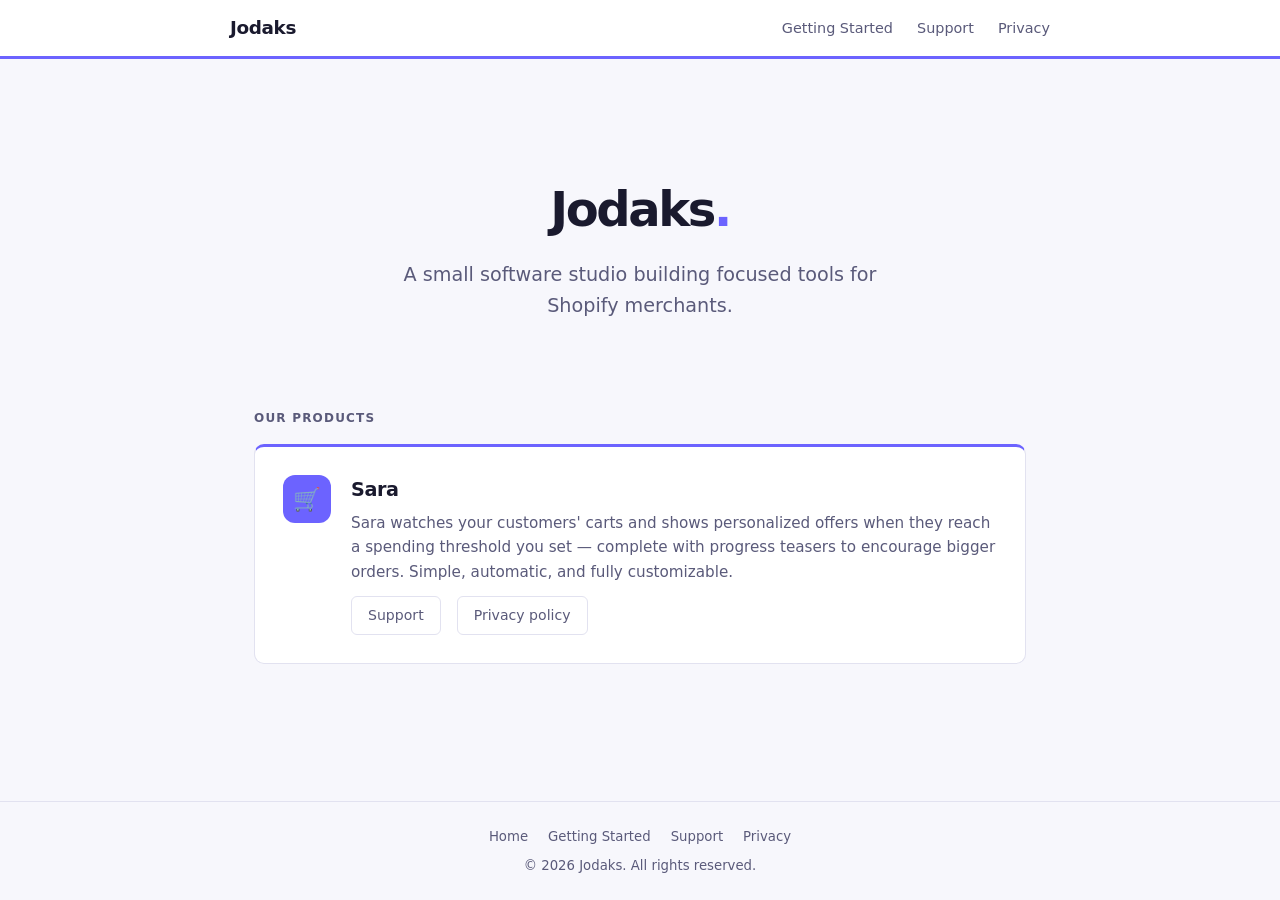
<file: index.html>
<!DOCTYPE html>
<html lang="en">
<head>
  <meta charset="UTF-8" />
  <meta name="viewport" content="width=device-width, initial-scale=1.0" />
  <title>Jodaks — Software Studio</title>
  <meta name="description" content="Jodaks builds focused tools for Shopify merchants." />
  <link rel="stylesheet" href="style.css" />
</head>
<body>

  <nav>
    <div class="nav-inner">
      <a href="index.html" class="nav-brand">Jodaks</a>
      <ul class="nav-links">
        <li><a href="getting-started.html">Getting Started</a></li>
        <li><a href="support.html">Support</a></li>
        <li><a href="privacy.html">Privacy</a></li>
      </ul>
    </div>
  </nav>

  <main>
    <section class="hero">
      <div class="hero-wordmark">Jodaks<span>.</span></div>
      <p class="hero-tagline">A small software studio building focused tools for Shopify merchants.</p>
    </section>

    <p class="section-label">Our products</p>

    <div class="product-card">
      <div class="product-icon">🛒</div>
      <div class="product-info">
        <h2>Sara</h2>
        <p>Sara watches your customers' carts and shows personalized offers when they reach a spending threshold you set — complete with progress teasers to encourage bigger orders. Simple, automatic, and fully customizable.</p>
        <div class="product-links">
          <a href="support.html" class="btn btn-ghost">Support</a>
          <a href="privacy.html" class="btn btn-ghost">Privacy policy</a>
        </div>
      </div>
    </div>
  </main>

  <footer>
    <div class="footer-inner">
      <div class="footer-links">
        <a href="index.html">Home</a>
        <a href="getting-started.html">Getting Started</a>
        <a href="support.html">Support</a>
        <a href="privacy.html">Privacy</a>
      </div>
      <span>&copy; 2026 Jodaks. All rights reserved.</span>
    </div>
  </footer>

</body>
</html>
</file>
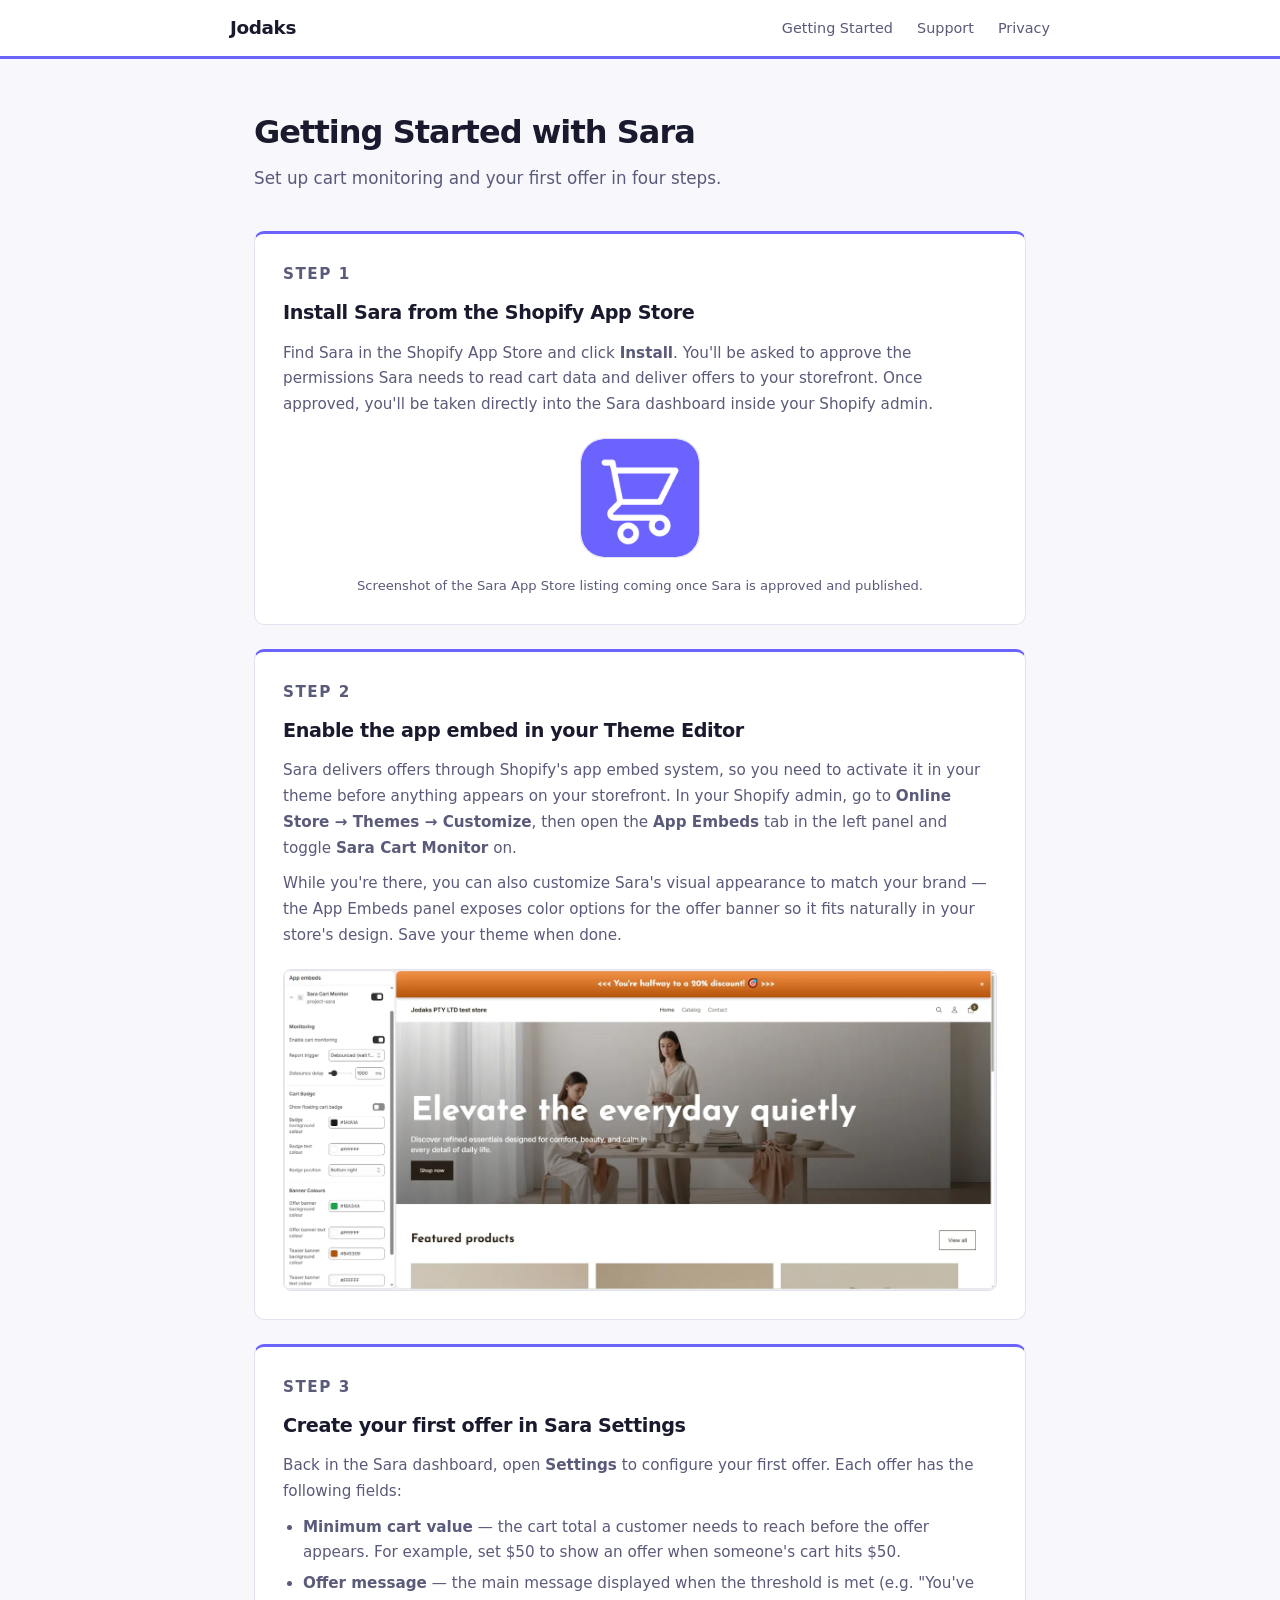
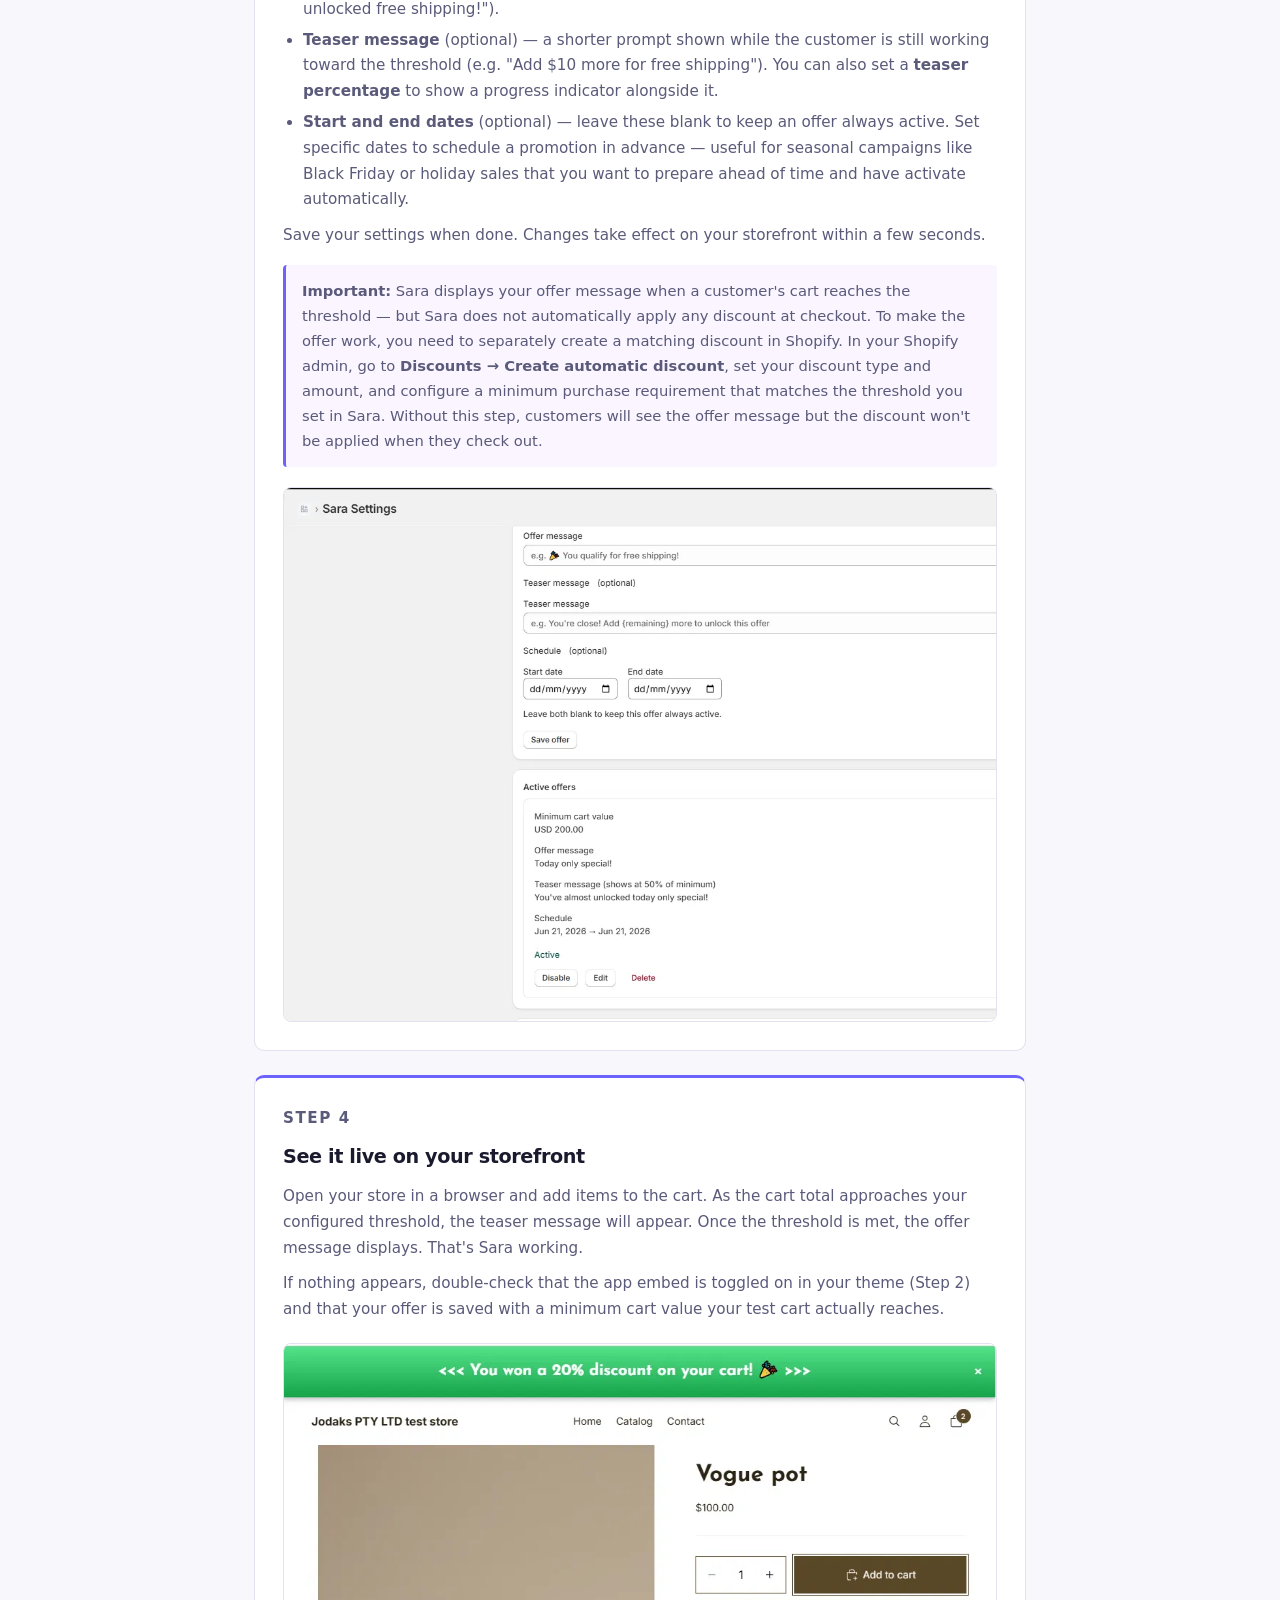
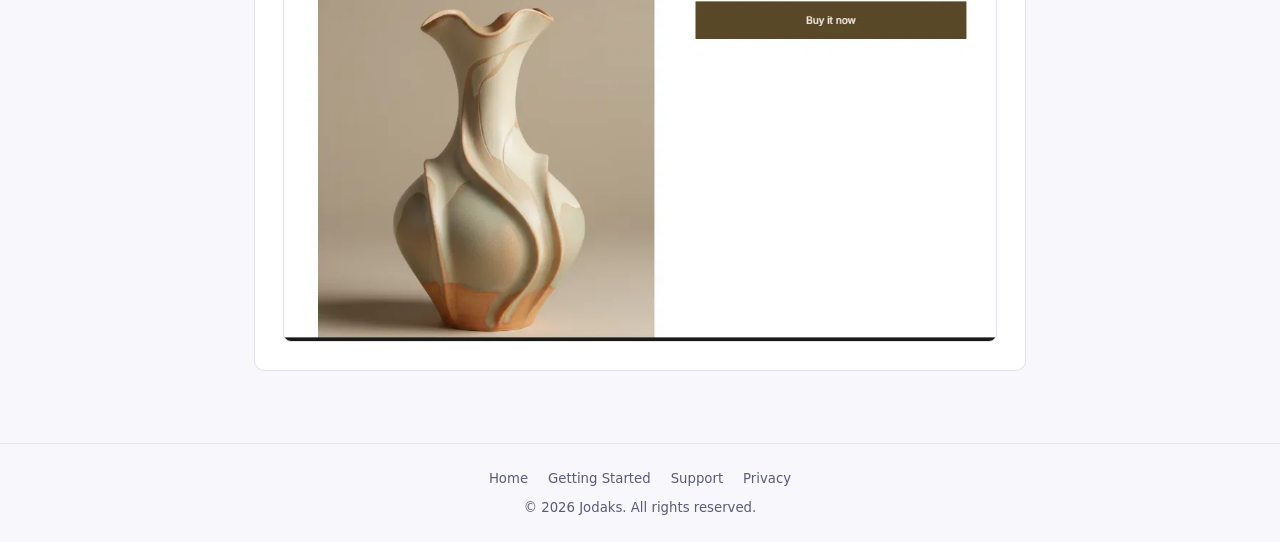
<file: getting-started.html>
<!DOCTYPE html>
<html lang="en">
<head>
  <meta charset="UTF-8" />
  <meta name="viewport" content="width=device-width, initial-scale=1.0" />
  <title>Getting Started with Sara — Jodaks</title>
  <meta name="description" content="Step-by-step guide to installing and configuring Sara, the Shopify cart monitoring app by Jodaks." />
  <link rel="stylesheet" href="style.css" />
  <style>
    .step-number {
      font-size: 0.75rem;
      font-weight: 600;
      letter-spacing: 0.1em;
      text-transform: uppercase;
      color: var(--accent);
      margin-bottom: 0.4rem;
    }

    .step-card {
      background: var(--surface);
      border: 1px solid var(--border);
      border-top: 3px solid var(--accent);
      border-radius: var(--radius);
      padding: 1.75rem;
      margin-bottom: 1.5rem;
    }

    .step-card h2 {
      font-size: 1.2rem;
      font-weight: 700;
      letter-spacing: -0.02em;
      margin-bottom: 0.75rem;
    }

    .step-card p {
      color: var(--text-muted);
      font-size: 0.95rem;
      line-height: 1.7;
      margin-bottom: 0.6rem;
    }

    .step-card p:last-of-type {
      margin-bottom: 0;
    }

    .step-card ul {
      color: var(--text-muted);
      font-size: 0.95rem;
      line-height: 1.7;
      padding-left: 1.25rem;
      margin-bottom: 0.6rem;
    }

    .step-card li {
      margin-bottom: 0.3rem;
    }

    .step-screenshot {
      display: block;
      width: 100%;
      margin-top: 1.25rem;
      border-radius: calc(var(--radius) - 2px);
      border: 1px solid var(--border);
    }
  </style>
</head>
<body>

  <nav>
    <div class="nav-inner">
      <a href="index.html" class="nav-brand">Jodaks</a>
      <ul class="nav-links">
        <li><a href="getting-started.html">Getting Started</a></li>
        <li><a href="support.html">Support</a></li>
        <li><a href="privacy.html">Privacy</a></li>
      </ul>
    </div>
  </nav>

  <main>
    <div class="page-header">
      <h1>Getting Started with Sara</h1>
      <p>Set up cart monitoring and your first offer in four steps.</p>
    </div>

    <!-- Step 1 -->
    <div class="step-card">
      <p class="step-number">Step 1</p>
      <h2>Install Sara from the Shopify App Store</h2>
      <p>Find Sara in the Shopify App Store and click <strong>Install</strong>. You'll be asked to approve the permissions Sara needs to read cart data and deliver offers to your storefront. Once approved, you'll be taken directly into the Sara dashboard inside your Shopify admin.</p>
      <figure style="margin-top: 1.25rem; text-align: center;">
        <img src="sara-icon.png" alt="Sara app icon" style="width: 120px; height: 120px; border-radius: 24px; border: 1px solid var(--border);" />
        <figcaption style="margin-top: 0.6rem; font-size: 0.82rem; color: var(--text-muted);">Screenshot of the Sara App Store listing coming once Sara is approved and published.</figcaption>
      </figure>
    </div>

    <!-- Step 2 -->
    <div class="step-card">
      <p class="step-number">Step 2</p>
      <h2>Enable the app embed in your Theme Editor</h2>
      <p>Sara delivers offers through Shopify's app embed system, so you need to activate it in your theme before anything appears on your storefront. In your Shopify admin, go to <strong>Online Store → Themes → Customize</strong>, then open the <strong>App Embeds</strong> tab in the left panel and toggle <strong>Sara Cart Monitor</strong> on.</p>
      <p>While you're there, you can also customize Sara's visual appearance to match your brand — the App Embeds panel exposes color options for the offer banner so it fits naturally in your store's design. Save your theme when done.</p>
      <img class="step-screenshot" src="images/step-2-app-embed.png" alt="Shopify Theme Editor showing the App Embeds panel with Sara Cart Monitor toggled on" />
    </div>

    <!-- Step 3 -->
    <div class="step-card">
      <p class="step-number">Step 3</p>
      <h2>Create your first offer in Sara Settings</h2>
      <p>Back in the Sara dashboard, open <strong>Settings</strong> to configure your first offer. Each offer has the following fields:</p>
      <ul>
        <li><strong>Minimum cart value</strong> — the cart total a customer needs to reach before the offer appears. For example, set $50 to show an offer when someone's cart hits $50.</li>
        <li><strong>Offer message</strong> — the main message displayed when the threshold is met (e.g. "You've unlocked free shipping!").</li>
        <li><strong>Teaser message</strong> (optional) — a shorter prompt shown while the customer is still working toward the threshold (e.g. "Add $10 more for free shipping"). You can also set a <strong>teaser percentage</strong> to show a progress indicator alongside it.</li>
        <li><strong>Start and end dates</strong> (optional) — leave these blank to keep an offer always active. Set specific dates to schedule a promotion in advance — useful for seasonal campaigns like Black Friday or holiday sales that you want to prepare ahead of time and have activate automatically.</li>
      </ul>
      <p>Save your settings when done. Changes take effect on your storefront within a few seconds.</p>
      <div style="margin-top: 1rem; padding: 0.85rem 1rem; background: #faf5ff; border-left: 3px solid var(--accent); border-radius: 4px;">
        <p style="margin: 0; font-size: 0.92rem;"><strong>Important:</strong> Sara displays your offer message when a customer's cart reaches the threshold — but Sara does not automatically apply any discount at checkout. To make the offer work, you need to separately create a matching discount in Shopify. In your Shopify admin, go to <strong>Discounts → Create automatic discount</strong>, set your discount type and amount, and configure a minimum purchase requirement that matches the threshold you set in Sara. Without this step, customers will see the offer message but the discount won't be applied when they check out.</p>
      </div>
      <img class="step-screenshot" src="images/step-3-settings.png" alt="Sara Settings page showing the offer configuration fields including minimum cart value, offer message, teaser, and scheduling options" />
    </div>

    <!-- Step 4 -->
    <div class="step-card">
      <p class="step-number">Step 4</p>
      <h2>See it live on your storefront</h2>
      <p>Open your store in a browser and add items to the cart. As the cart total approaches your configured threshold, the teaser message will appear. Once the threshold is met, the offer message displays. That's Sara working.</p>
      <p>If nothing appears, double-check that the app embed is toggled on in your theme (Step 2) and that your offer is saved with a minimum cart value your test cart actually reaches.</p>
      <img class="step-screenshot" src="images/step-4-storefront.png" alt="A Shopify storefront showing the Sara offer banner appearing as items are added to the cart" />
    </div>

  </main>

  <footer>
    <div class="footer-inner">
      <div class="footer-links">
        <a href="index.html">Home</a>
        <a href="getting-started.html">Getting Started</a>
        <a href="support.html">Support</a>
        <a href="privacy.html">Privacy</a>
      </div>
      <span>&copy; 2026 Jodaks. All rights reserved.</span>
    </div>
  </footer>

</body>
</html>
</file>
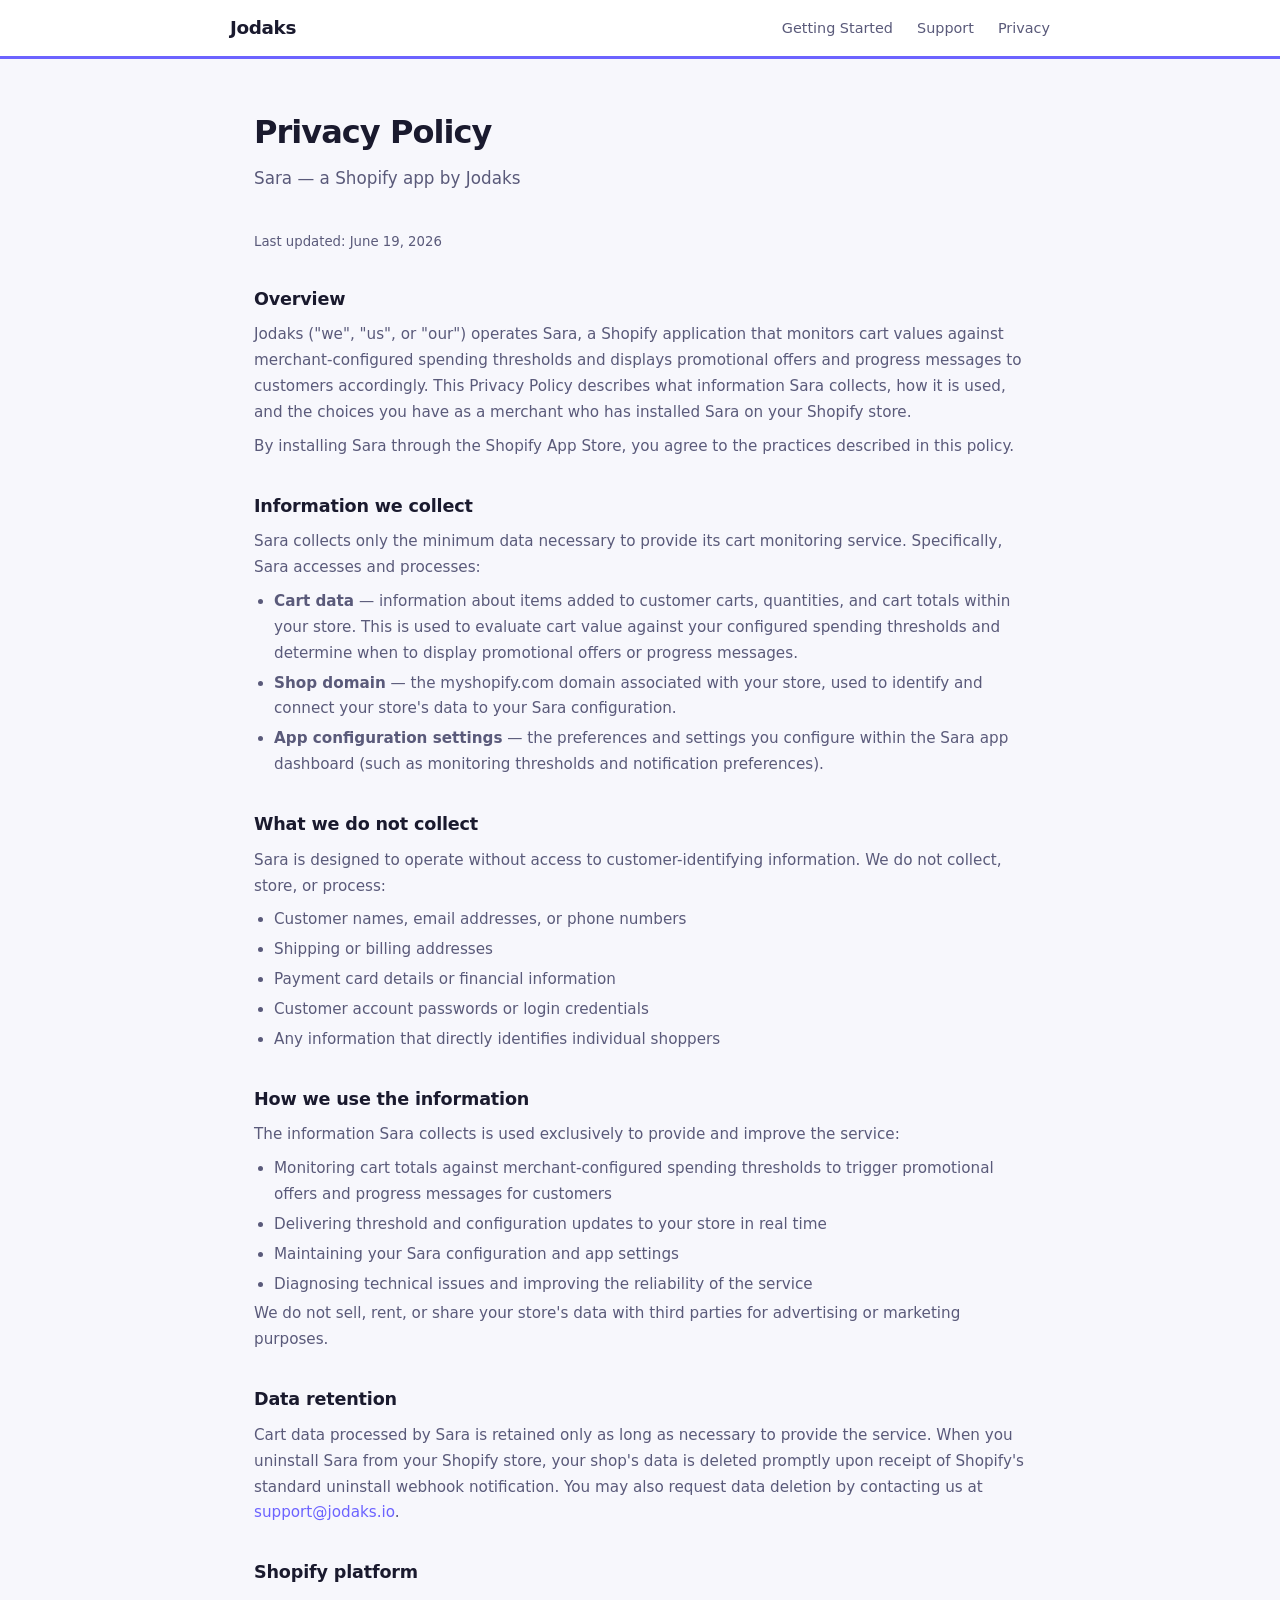
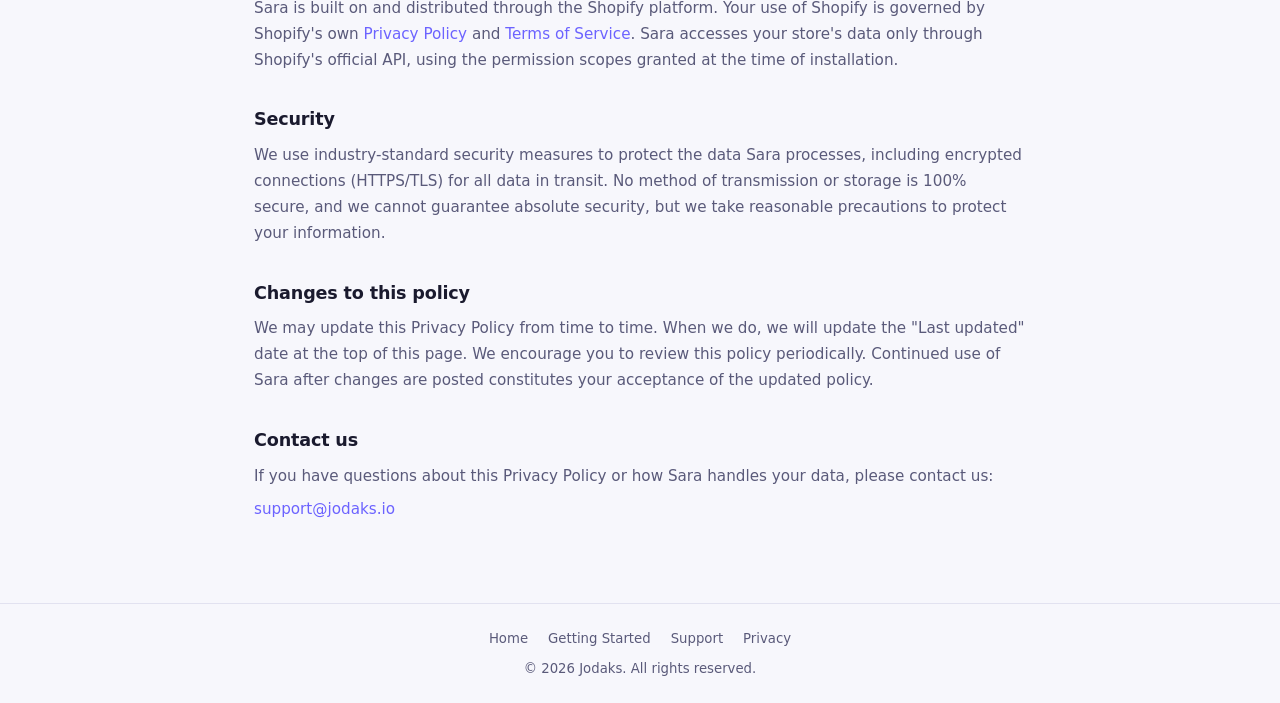
<file: privacy.html>
<!DOCTYPE html>
<html lang="en">
<head>
  <meta charset="UTF-8" />
  <meta name="viewport" content="width=device-width, initial-scale=1.0" />
  <title>Privacy Policy — Sara by Jodaks</title>
  <meta name="description" content="Privacy policy for Sara, the Shopify cart monitoring app by Jodaks." />
  <link rel="stylesheet" href="style.css" />
</head>
<body>

  <nav>
    <div class="nav-inner">
      <a href="index.html" class="nav-brand">Jodaks</a>
      <ul class="nav-links">
        <li><a href="getting-started.html">Getting Started</a></li>
        <li><a href="support.html">Support</a></li>
        <li><a href="privacy.html">Privacy</a></li>
      </ul>
    </div>
  </nav>

  <main>
    <div class="page-header">
      <h1>Privacy Policy</h1>
      <p>Sara — a Shopify app by Jodaks</p>
    </div>

    <p class="policy-meta">Last updated: June 19, 2026</p>

    <div class="policy-section">
      <h2>Overview</h2>
      <p>Jodaks ("we", "us", or "our") operates Sara, a Shopify application that monitors cart values against merchant-configured spending thresholds and displays promotional offers and progress messages to customers accordingly. This Privacy Policy describes what information Sara collects, how it is used, and the choices you have as a merchant who has installed Sara on your Shopify store.</p>
      <p>By installing Sara through the Shopify App Store, you agree to the practices described in this policy.</p>
    </div>

    <div class="policy-section">
      <h2>Information we collect</h2>
      <p>Sara collects only the minimum data necessary to provide its cart monitoring service. Specifically, Sara accesses and processes:</p>
      <ul>
        <li><strong>Cart data</strong> — information about items added to customer carts, quantities, and cart totals within your store. This is used to evaluate cart value against your configured spending thresholds and determine when to display promotional offers or progress messages.</li>
        <li><strong>Shop domain</strong> — the myshopify.com domain associated with your store, used to identify and connect your store's data to your Sara configuration.</li>
        <li><strong>App configuration settings</strong> — the preferences and settings you configure within the Sara app dashboard (such as monitoring thresholds and notification preferences).</li>
      </ul>
    </div>

    <div class="policy-section">
      <h2>What we do not collect</h2>
      <p>Sara is designed to operate without access to customer-identifying information. We do not collect, store, or process:</p>
      <ul>
        <li>Customer names, email addresses, or phone numbers</li>
        <li>Shipping or billing addresses</li>
        <li>Payment card details or financial information</li>
        <li>Customer account passwords or login credentials</li>
        <li>Any information that directly identifies individual shoppers</li>
      </ul>
    </div>

    <div class="policy-section">
      <h2>How we use the information</h2>
      <p>The information Sara collects is used exclusively to provide and improve the service:</p>
      <ul>
        <li>Monitoring cart totals against merchant-configured spending thresholds to trigger promotional offers and progress messages for customers</li>
        <li>Delivering threshold and configuration updates to your store in real time</li>
        <li>Maintaining your Sara configuration and app settings</li>
        <li>Diagnosing technical issues and improving the reliability of the service</li>
      </ul>
      <p>We do not sell, rent, or share your store's data with third parties for advertising or marketing purposes.</p>
    </div>

    <div class="policy-section">
      <h2>Data retention</h2>
      <p>Cart data processed by Sara is retained only as long as necessary to provide the service. When you uninstall Sara from your Shopify store, your shop's data is deleted promptly upon receipt of Shopify's standard uninstall webhook notification. You may also request data deletion by contacting us at <a href="mailto:support@jodaks.io">support@jodaks.io</a>.</p>
    </div>

    <div class="policy-section">
      <h2>Shopify platform</h2>
      <p>Sara is built on and distributed through the Shopify platform. Your use of Shopify is governed by Shopify's own <a href="https://www.shopify.com/legal/privacy" target="_blank" rel="noopener">Privacy Policy</a> and <a href="https://www.shopify.com/legal/terms" target="_blank" rel="noopener">Terms of Service</a>. Sara accesses your store's data only through Shopify's official API, using the permission scopes granted at the time of installation.</p>
    </div>

    <div class="policy-section">
      <h2>Security</h2>
      <p>We use industry-standard security measures to protect the data Sara processes, including encrypted connections (HTTPS/TLS) for all data in transit. No method of transmission or storage is 100% secure, and we cannot guarantee absolute security, but we take reasonable precautions to protect your information.</p>
    </div>

    <div class="policy-section">
      <h2>Changes to this policy</h2>
      <p>We may update this Privacy Policy from time to time. When we do, we will update the "Last updated" date at the top of this page. We encourage you to review this policy periodically. Continued use of Sara after changes are posted constitutes your acceptance of the updated policy.</p>
    </div>

    <div class="policy-section">
      <h2>Contact us</h2>
      <p>If you have questions about this Privacy Policy or how Sara handles your data, please contact us:</p>
      <p><a href="mailto:support@jodaks.io">support@jodaks.io</a></p>
    </div>

  </main>

  <footer>
    <div class="footer-inner">
      <div class="footer-links">
        <a href="index.html">Home</a>
        <a href="getting-started.html">Getting Started</a>
        <a href="support.html">Support</a>
        <a href="privacy.html">Privacy</a>
      </div>
      <span>&copy; 2026 Jodaks. All rights reserved.</span>
    </div>
  </footer>

</body>
</html>
</file>
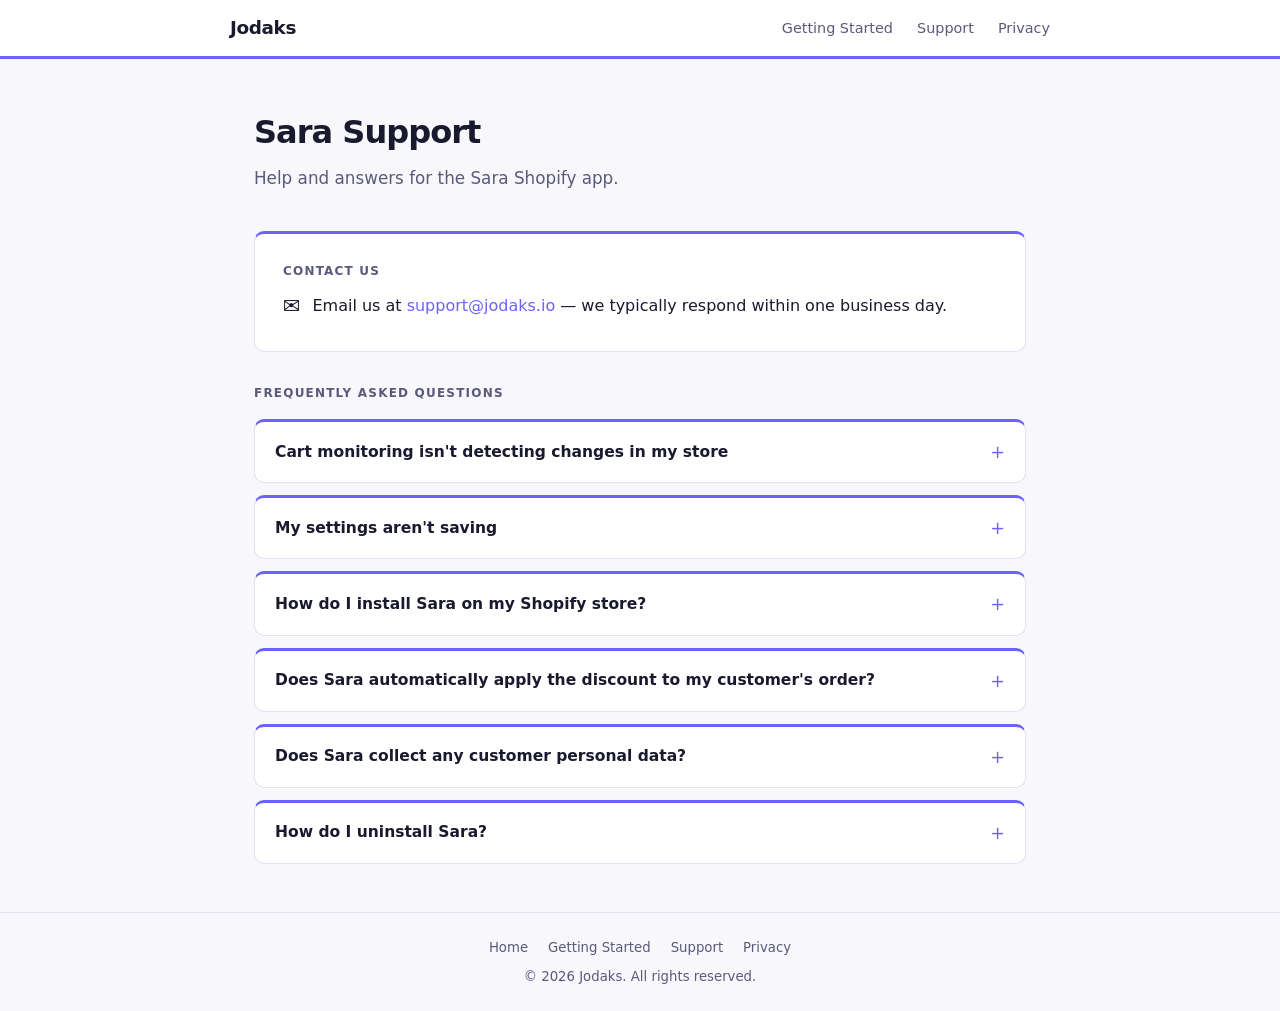
<file: support.html>
<!DOCTYPE html>
<html lang="en">
<head>
  <meta charset="UTF-8" />
  <meta name="viewport" content="width=device-width, initial-scale=1.0" />
  <title>Sara Support — Jodaks</title>
  <meta name="description" content="Get help with Sara, the Shopify cart monitoring app by Jodaks." />
  <link rel="stylesheet" href="style.css" />
</head>
<body>

  <nav>
    <div class="nav-inner">
      <a href="index.html" class="nav-brand">Jodaks</a>
      <ul class="nav-links">
        <li><a href="getting-started.html">Getting Started</a></li>
        <li><a href="support.html">Support</a></li>
        <li><a href="privacy.html">Privacy</a></li>
      </ul>
    </div>
  </nav>

  <main>
    <div class="page-header">
      <h1>Sara Support</h1>
      <p>Help and answers for the Sara Shopify app.</p>
    </div>

    <div class="card" style="margin-bottom: 2rem;">
      <p class="section-label" style="margin-bottom: 0.5rem;">Contact us</p>
      <div class="contact-block">
        <span class="contact-icon">✉️</span>
        <span>Email us at <a href="mailto:support@jodaks.io">support@jodaks.io</a> — we typically respond within one business day.</span>
      </div>
    </div>

    <p class="section-label">Frequently asked questions</p>

    <div class="faq-list">

      <details>
        <summary>Cart monitoring isn't detecting changes in my store</summary>
        <div class="faq-answer">
          <p>First, confirm that Sara is still installed and active in your Shopify admin under <strong>Apps</strong>. If the app shows as active, try the following:</p>
          <ul>
            <li>Open Sara's settings and click <strong>Save</strong> once to re-trigger the configuration sync.</li>
            <li>Check that your Shopify theme hasn't been updated — some theme changes can affect how cart events are captured. Reinstalling the app embed in your theme editor may resolve this.</li>
            <li>If the issue persists after 30 minutes, contact us with your shop domain and we'll investigate.</li>
          </ul>
        </div>
      </details>

      <details>
        <summary>My settings aren't saving</summary>
        <div class="faq-answer">
          <p>If you click Save but your settings revert when you reload the page, this is usually caused by one of the following:</p>
          <ul>
            <li>A browser extension (ad blockers, privacy tools) blocking the save request. Try disabling extensions and saving again.</li>
            <li>Your Shopify session timing out. Log out of Shopify admin, log back in, and try saving your settings again.</li>
            <li>A temporary issue on our end. Wait a few minutes and retry. If the problem continues, email us and we'll take a look.</li>
          </ul>
        </div>
      </details>

      <details>
        <summary>How do I install Sara on my Shopify store?</summary>
        <div class="faq-answer">
          <p>Sara is installed directly through the Shopify App Store. Once installed, you'll be prompted to complete a short setup flow that connects Sara to your store's cart data. No manual theme code changes are required — Sara uses Shopify's built-in app embed system.</p>
          <p>If you run into any issues during installation, email us with your shop domain and a brief description of what happened.</p>
        </div>
      </details>

      <details>
        <summary>Does Sara automatically apply the discount to my customer's order?</summary>
        <div class="faq-answer">
          <p>No. Sara displays your offer message when a customer's cart reaches your configured threshold, but it does not create or apply any discount on its own. For the offer to actually take effect at checkout, you need to separately create a matching discount in Shopify.</p>
          <p>To set this up, go to <strong>Shopify Admin → Discounts → Create automatic discount</strong>, set your discount type and amount, and configure a minimum purchase requirement that matches the threshold you set in Sara. Shopify will then apply the discount automatically when a customer qualifies.</p>
          <p>If you need help matching the two configurations, email us and we'll walk you through it.</p>
        </div>
      </details>

      <details>
        <summary>Does Sara collect any customer personal data?</summary>
        <div class="faq-answer">
          <p>No. Sara only processes cart-level data (items added, quantities, cart totals) and your shop's domain. It does not collect, store, or have access to any customer names, email addresses, payment details, or other personally identifying information. See our <a href="privacy.html">Privacy Policy</a> for full details.</p>
        </div>
      </details>

      <details>
        <summary>How do I uninstall Sara?</summary>
        <div class="faq-answer">
          <p>You can uninstall Sara at any time from your Shopify admin under <strong>Apps</strong>. Click the three-dot menu next to Sara and select <strong>Delete</strong>. Uninstalling removes Sara's access to your store immediately. If you have any questions about data deletion after uninstalling, email us and we'll handle it promptly.</p>
        </div>
      </details>

    </div>
  </main>

  <footer>
    <div class="footer-inner">
      <div class="footer-links">
        <a href="index.html">Home</a>
        <a href="getting-started.html">Getting Started</a>
        <a href="support.html">Support</a>
        <a href="privacy.html">Privacy</a>
      </div>
      <span>&copy; 2026 Jodaks. All rights reserved.</span>
    </div>
  </footer>

</body>
</html>
</file>
<file: style.css>
*, *::before, *::after {
  box-sizing: border-box;
  margin: 0;
  padding: 0;
}

:root {
  --bg: #f7f7fc;
  --surface: #ffffff;
  --text: #1a1a2e;
  --text-muted: #5a5a7a;
  --accent: #6c63ff;
  --accent-dark: #574fd6;
  --border: #e2e2f0;
  --radius: 10px;
  --max-width: 820px;
}

html {
  font-size: 16px;
  scroll-behavior: smooth;
}

body {
  font-family: system-ui, -apple-system, BlinkMacSystemFont, "Segoe UI", sans-serif;
  background: var(--bg);
  color: var(--text);
  line-height: 1.6;
  min-height: 100vh;
  display: flex;
  flex-direction: column;
}

a {
  color: var(--accent);
  text-decoration: none;
}

a:hover {
  color: var(--accent-dark);
  text-decoration: underline;
}

/* ── Nav ─────────────────────────────────────────────── */

nav {
  background: var(--surface);
  border-bottom: 3px solid var(--accent);
  padding: 0 1.5rem;
}

.nav-inner {
  max-width: var(--max-width);
  margin: 0 auto;
  display: flex;
  align-items: center;
  justify-content: space-between;
  height: 56px;
}

.nav-brand {
  font-weight: 700;
  font-size: 1.15rem;
  color: var(--text);
  letter-spacing: -0.02em;
}

.nav-brand:hover {
  color: var(--accent);
  text-decoration: none;
}

.nav-links {
  display: flex;
  gap: 1.5rem;
  list-style: none;
}

.nav-links a {
  color: var(--text-muted);
  font-size: 0.9rem;
}

.nav-links a:hover {
  color: var(--accent);
  text-decoration: none;
}

/* ── Main content ────────────────────────────────────── */

main {
  flex: 1;
  max-width: var(--max-width);
  width: 100%;
  margin: 0 auto;
  padding: 3rem 1.5rem;
}

/* ── Page header (support, privacy) ─────────────────── */

.page-header {
  margin-bottom: 2.5rem;
}

.page-header h1 {
  font-size: 2rem;
  font-weight: 700;
  letter-spacing: -0.03em;
  margin-bottom: 0.4rem;
}

.page-header p {
  color: var(--text-muted);
  font-size: 1.05rem;
}

/* ── Card ────────────────────────────────────────────── */

.card {
  background: var(--surface);
  border: 1px solid var(--border);
  border-top: 3px solid var(--accent);
  border-radius: var(--radius);
  padding: 1.75rem;
  margin-bottom: 1.25rem;
}

/* ── Hero (index) ────────────────────────────────────── */

.hero {
  text-align: center;
  padding: 4rem 0 3rem;
}

.hero-wordmark {
  font-size: 3rem;
  font-weight: 800;
  letter-spacing: -0.05em;
  color: var(--text);
  margin-bottom: 0.75rem;
}

.hero-wordmark span {
  color: var(--accent);
}

.hero-tagline {
  font-size: 1.2rem;
  color: var(--text-muted);
  max-width: 480px;
  margin: 0 auto 2.5rem;
}

/* ── Section heading ─────────────────────────────────── */

.section-label {
  font-size: 0.75rem;
  font-weight: 600;
  letter-spacing: 0.1em;
  text-transform: uppercase;
  color: var(--text-muted);
  margin-bottom: 1rem;
}

/* ── Product card (index) ────────────────────────────── */

.product-card {
  background: var(--surface);
  border: 1px solid var(--border);
  border-top: 3px solid var(--accent);
  border-radius: var(--radius);
  padding: 1.75rem;
  display: flex;
  align-items: flex-start;
  gap: 1.25rem;
}

.product-icon {
  width: 48px;
  height: 48px;
  background: var(--accent);
  border-radius: 12px;
  display: flex;
  align-items: center;
  justify-content: center;
  flex-shrink: 0;
  font-size: 1.4rem;
}

.product-info h2 {
  font-size: 1.2rem;
  font-weight: 700;
  margin-bottom: 0.3rem;
  letter-spacing: -0.02em;
}

.product-info p {
  color: var(--text-muted);
  font-size: 0.95rem;
  margin-bottom: 0.75rem;
}

.product-links {
  display: flex;
  gap: 1rem;
  flex-wrap: wrap;
}

.btn {
  display: inline-block;
  background: var(--accent);
  color: #fff;
  padding: 0.45rem 1rem;
  border-radius: 6px;
  font-size: 0.88rem;
  font-weight: 500;
  transition: background 0.15s;
}

.btn:hover {
  background: var(--accent-dark);
  color: #fff;
  text-decoration: none;
}

.btn-ghost {
  background: transparent;
  color: var(--text-muted);
  border: 1px solid var(--border);
}

.btn-ghost:hover {
  background: var(--bg);
  color: var(--text);
  text-decoration: none;
}

/* ── FAQ (support) ───────────────────────────────────── */

.faq-list {
  display: flex;
  flex-direction: column;
  gap: 0.75rem;
}

details {
  background: var(--surface);
  border: 1px solid var(--border);
  border-top: 3px solid var(--accent);
  border-radius: var(--radius);
  overflow: hidden;
}

details[open] {
  border-color: var(--border);
  border-top-color: var(--accent);
}

summary {
  padding: 1rem 1.25rem;
  font-weight: 600;
  font-size: 0.97rem;
  cursor: pointer;
  list-style: none;
  display: flex;
  justify-content: space-between;
  align-items: center;
  user-select: none;
}

summary::-webkit-details-marker {
  display: none;
}

summary::after {
  content: "+";
  font-size: 1.1rem;
  color: var(--accent);
  font-weight: 400;
  flex-shrink: 0;
  margin-left: 1rem;
}

details[open] summary::after {
  content: "−";
}

.faq-answer {
  padding: 0 1.25rem 1.1rem;
  color: var(--text-muted);
  font-size: 0.95rem;
  line-height: 1.65;
}

/* ── Contact block (support) ─────────────────────────── */

.contact-block {
  display: flex;
  align-items: center;
  gap: 0.75rem;
  flex-wrap: wrap;
}

.contact-icon {
  font-size: 1.3rem;
}

/* ── Privacy policy ──────────────────────────────────── */

.policy-section {
  margin-bottom: 2rem;
}

.policy-section h2 {
  font-size: 1.1rem;
  font-weight: 700;
  margin-bottom: 0.6rem;
  letter-spacing: -0.01em;
}

.policy-section p,
.policy-section li {
  color: var(--text-muted);
  font-size: 0.95rem;
  line-height: 1.7;
  margin-bottom: 0.5rem;
}

.policy-section ul {
  padding-left: 1.25rem;
}

.policy-section ul li {
  margin-bottom: 0.25rem;
}

.policy-meta {
  font-size: 0.83rem;
  color: var(--text-muted);
  margin-bottom: 2rem;
}

/* ── Footer ──────────────────────────────────────────── */

footer {
  border-top: 1px solid var(--border);
  padding: 1.5rem;
  text-align: center;
  font-size: 0.83rem;
  color: var(--text-muted);
}

.footer-inner {
  max-width: var(--max-width);
  margin: 0 auto;
  display: flex;
  flex-direction: column;
  gap: 0.5rem;
  align-items: center;
}

.footer-links {
  display: flex;
  gap: 1.25rem;
  flex-wrap: wrap;
  justify-content: center;
}

.footer-links a {
  color: var(--text-muted);
  font-size: 0.83rem;
}

.footer-links a:hover {
  color: var(--accent);
  text-decoration: none;
}

/* ── Mobile ──────────────────────────────────────────── */

@media (max-width: 600px) {
  .hero-wordmark {
    font-size: 2.25rem;
  }

  .hero-tagline {
    font-size: 1.05rem;
  }

  .product-card {
    flex-direction: column;
    gap: 1rem;
  }

  main {
    padding: 2rem 1.25rem;
  }

  .page-header h1 {
    font-size: 1.6rem;
  }
}
</file>
